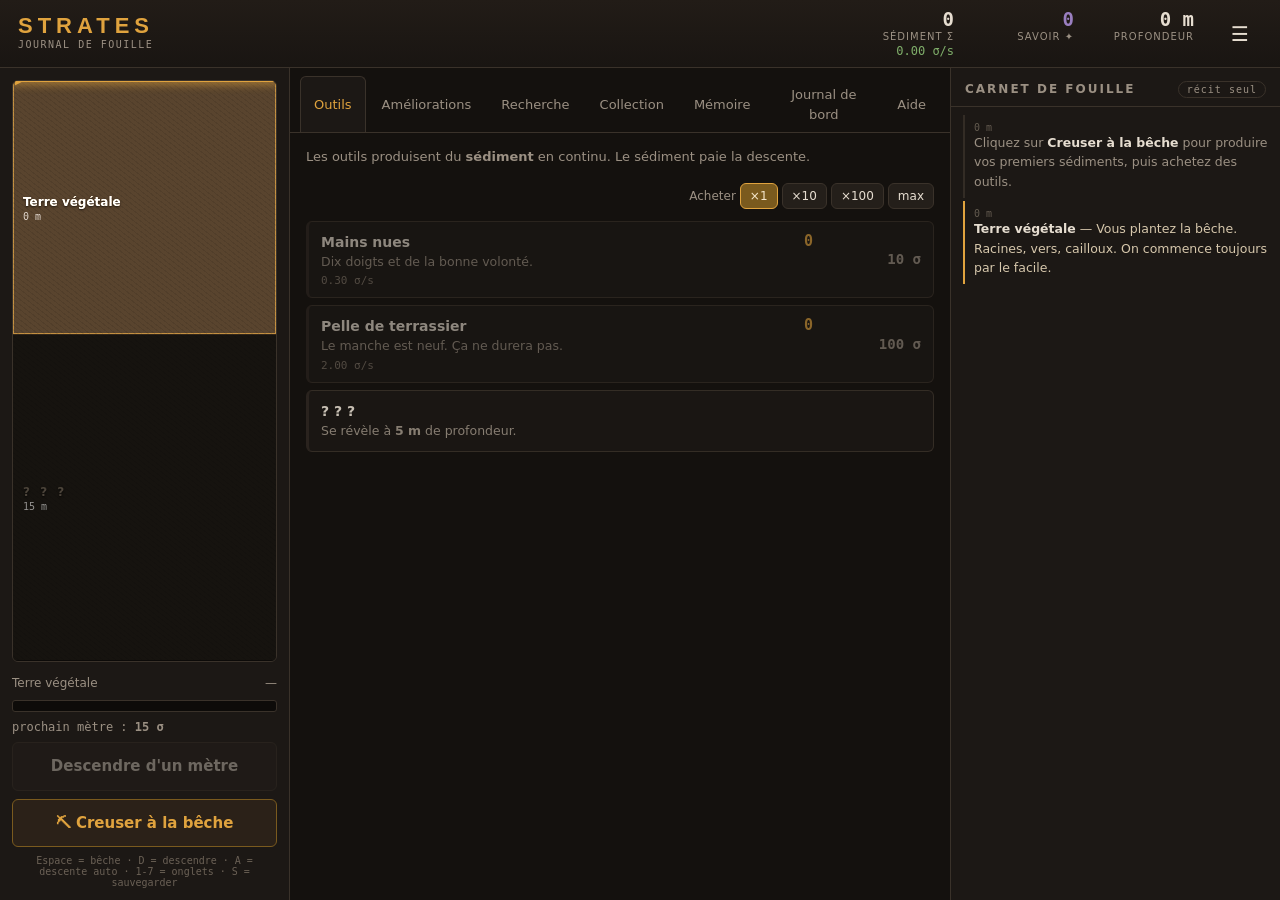
<file: index.html>
<!DOCTYPE html>
<html lang="fr">
<head>
<meta charset="utf-8">
<meta name="viewport" content="width=device-width, initial-scale=1">
<title>STRATES</title>
<!-- Le `?v=` change à chaque version : sans lui, un navigateur qui a déjà
     visité le jeu resservirait ses anciens fichiers depuis son cache et le
     joueur resterait bloqué sur une version périmée sans le savoir. -->
<link rel="stylesheet" href="css/style.css?v=2.1.1">
<link rel="icon" href="data:image/svg+xml,<svg xmlns='http://www.w3.org/2000/svg' viewBox='0 0 32 32'><text y='26' font-size='26'>⛏️</text></svg>">
</head>
<body>

<!-- ======================= BANDEAU ======================= -->
<header id="topbar">
  <div class="brand">STRATES<span class="brand-sub">journal de fouille</span></div>

  <!-- data-tip : infobulles maison. Les quatre ressources sont ce que le
       joueur regarde le plus, et ce qu'il comprend le moins au début. -->
  <div class="resources">
    <div class="res" data-tip="Produit en continu par vos outils. Sert à la fois à acheter des outils et à payer la descente — c'est l'arbitrage central du jeu.">
      <div class="res-val" id="res-sediment">0</div>
      <div class="res-lab">sédiment σ</div>
      <div class="res-rate" id="res-rate">0 σ/s</div>
    </div>
    <div class="res" data-tip="Gagné en exhumant des artefacts. Achète les recherches. Perdu au comblement du puits — mieux vaut le dépenser avant.">
      <div class="res-val" id="res-knowledge">0</div>
      <div class="res-lab">savoir ✦</div>
    </div>
    <div class="res" data-tip="Chaque mètre coûte 7,5 % de plus que le précédent. Descendre révèle de nouvelles strates, de nouveaux outils et de nouveaux artefacts.">
      <div class="res-val" id="res-depth">0 m</div>
      <div class="res-lab">profondeur</div>
    </div>
    <div class="res hidden" id="res-shard-box" data-tip="Gagnés en comblant le puits. Chaque éclat obtenu augmente votre production de 10 % à vie, sans rien acheter. Ils servent EN PLUS à graver la Mémoire.">
      <div class="res-val" id="res-shards">0</div>
      <div class="res-lab">éclats ◈</div>
    </div>
  </div>

  <button id="btn-menu" class="ghost" title="Options" aria-label="Options">☰</button>
</header>

<!-- ======================= CORPS ======================= -->
<main>

  <!-- ---------- COLONNE GAUCHE : LE PUITS ---------- -->
  <aside id="well">
    <div id="well-col"></div>

    <div id="well-ctl">
      <!-- Doctrine engagée pour la fouille en cours -->
      <div id="doctrine-badge" class="hidden"></div>

      <!-- Effets temporaires issus des événements de forage -->
      <div id="buffs"></div>

      <div class="dig-head">
        <span id="dig-strata">Terre végétale</span>
        <span id="dig-eta">—</span>
      </div>
      <div class="dig-bar"><div id="dig-fill"></div></div>
      <div class="dig-sub">prochain mètre : <b id="dig-cost">15 σ</b></div>

      <button id="btn-descend" class="big">Descendre d'un mètre</button>
      <button id="btn-dig" class="big alt">⛏ Creuser à la bêche</button>

      <!-- Apparaît avec la recherche « Descente assistée ». -->
      <div id="auto-ctl" class="hidden">
        <span>Descente auto</span>
        <div class="auto-row">
          <button class="automode" data-m="off"  title="Tout le sédiment reste disponible pour les achats.">arrêt</button>
          <button class="automode on" data-m="safe" title="Ne descend qu'avec 20× le prix du mètre d'avance.">prudent</button>
          <button class="automode" data-m="max"  title="Descend dès que possible. Plus rien à dépenser.">à fond</button>
        </div>
      </div>

      <div class="hint">Espace = bêche · D = descendre · A = descente auto · 1-7 = onglets · S = sauvegarder</div>
    </div>
  </aside>

  <!-- ---------- COLONNE CENTRALE : PANNEAUX ---------- -->
  <section id="panel">
    <nav id="tabs">
      <button class="tab on" data-tab="outils">Outils</button>
      <button class="tab" data-tab="ameliorations">Améliorations <span id="badge-upgrades" class="badge hidden"></span></button>
      <button class="tab" data-tab="recherche">Recherche <span id="badge-research" class="badge hidden"></span></button>
      <button class="tab" data-tab="collection">Collection</button>
      <button class="tab" data-tab="memoire">Mémoire <span id="badge-memoire" class="badge hidden"></span></button>
      <button class="tab" data-tab="stats">Journal de bord</button>
      <button class="tab" data-tab="aide">Aide <span id="badge-aide" class="badge hidden"></span></button>
    </nav>

    <!-- OUTILS -->
    <div class="tabpane" id="pane-outils">
      <div class="pane-head">
        <p>Les outils produisent du <b>sédiment</b> en continu. Le sédiment paie la descente.</p>
        <div class="buymodes">
          <span>Acheter</span>
          <button class="buymode on" data-n="1">×1</button>
          <button class="buymode" data-n="10">×10</button>
          <button class="buymode" data-n="100">×100</button>
          <button class="buymode" data-n="-1">max</button>
        </div>
      </div>
      <div id="list-tools" class="list"></div>
    </div>

    <!-- AMÉLIORATIONS -->
    <div class="tabpane hidden" id="pane-ameliorations">
      <div class="pane-head">
        <p>Achats uniques, payés en sédiment. Elles doublent un outil ou boostent tout le chantier.</p>
        <button id="buy-all-up" class="buyall">Tout acheter</button>
      </div>
      <div id="list-upgrades" class="list"></div>
    </div>

    <!-- RECHERCHE -->
    <div class="tabpane hidden" id="pane-recherche">
      <div class="pane-head">
        <p>Payées en <b>savoir ✦</b>, gagné en exhumant des artefacts. <i>Perdues au comblement du puits.</i></p>
        <button id="buy-all-res" class="buyall">Tout acheter</button>
      </div>
      <div id="list-research" class="list"></div>
    </div>

    <!-- COLLECTION -->
    <div class="tabpane hidden" id="pane-collection">
      <div class="pane-head"><p>Ce que le puits vous a rendu. <b id="coll-count">0 / 0</b> — <i>la collection survit à tout.</i></p></div>
      <div id="list-collection"></div>
    </div>

    <!-- MÉMOIRE -->
    <div class="tabpane hidden" id="pane-memoire">
      <div id="meta-locked" class="pane-head">
        <p class="empty">Le comblement du puits n'est pas encore possible.<br>
        Cherchez le <b>Protocole de comblement</b> dans l'onglet Recherche.</p>
      </div>

      <div id="meta-body" class="hidden">
        <div id="doctrines">
          <h4>Doctrine de la prochaine fouille</h4>
          <p class="dc-intro">Un engagement pour toute la fouille : beaucoup dans un domaine,
            moins dans un autre. Aucune n'est meilleure — elles donnent des parties de formes
            différentes. Mener <b>3 fouilles</b> sous une même doctrine en acquiert la maîtrise,
            un bonus conservé définitivement.</p>
          <div id="doctrine-list"></div>
        </div>

        <div class="prestige-box">
          <div class="pb-grid">
            <div><span id="meta-gain">0</span><small>éclats si vous comblez</small></div>
            <div><span id="meta-have">0</span><small>éclats à dépenser</small></div>
            <div><span id="meta-total">0</span><small>éclats à vie</small></div>
            <div><span id="meta-bonus">+0 %</span><small>bonus permanent</small></div>
            <div><span id="meta-count">0</span><small>comblements</small></div>
          </div>
          <div class="pb-next" id="meta-next"></div>
          <!-- L'information décisive, en clair : ce que le comblement change
               CONCRÈTEMENT pour la production. Sans elle, le joueur juge le
               prestige sur le seul prix des nœuds de l'arbre et conclut, à
               tort, qu'il n'en vaut pas la peine. -->
          <div class="pb-pitch" id="meta-pitch"></div>
          <button id="btn-prestige" class="big danger">Combler le puits</button>
        </div>
        <div id="list-meta" class="list"></div>

        <div id="challenges">
          <h4>Défis de fouille</h4>
          <p class="dc-intro">Une privation sèche, valable pour toute la fouille suivante.
            Atteindre la profondeur demandée sans jamais enfreindre la règle accorde un bonus
            <b>définitif</b>. Cliquez pour armer ou désarmer.</p>
          <div id="challenge-list"></div>
        </div>

        <!-- Seconde couche de prestige : n'apparaît qu'une fois le Cœur touché -->
        <div id="units-box" class="hidden">
          <h4>Les neuf unités</h4>
          <div class="unit-grid">
            <div><span id="unit-num">3</span><small>unité actuelle</small></div>
            <div><span id="unit-frag">0</span><small>fragments ✧</small></div>
            <div><span id="unit-left">0</span><small>unités quittées</small></div>
          </div>
          <div class="unit-trait" id="unit-trait"></div>
          <p class="dc-intro">Partir abandonne la mémoire gravée, les doctrines et les
            recherches, et vous laisse <b>30 % des éclats gagnés à vie</b>. Survivent aussi la Graine, la
            collection, les succès, les maîtrises et les défis relevés.<br>
            Vous gagnez des <b>fragments</b>, dont les bonus dépassent de loin ceux de la
            mémoire — et <b>30 % de la nature</b> de la graine que vous quittez, définitivement.
            Ces natures se cumulent : après plusieurs départs, vous ne fouillez plus une
            planète mais la somme de toutes celles que vous avez traversées.</p>
          <button id="btn-leave" class="big danger">Partir vers une autre unité</button>
          <div id="fragment-list" class="list"></div>
        </div>
      </div>
    </div>

    <!-- JOURNAL DE BORD -->
    <div class="tabpane hidden" id="pane-stats">
      <div class="pane-head"><p>Chiffres du chantier et faits d'armes. <b id="ach-count">0 / 0</b></p></div>
      <table id="stat-table"></table>
      <div id="list-ach" class="ach-grid"></div>
    </div>
    <!-- AIDE -->
    <div class="tabpane hidden" id="pane-aide">
      <div class="pane-head"><p>Les mécaniques que vous avez débloquées, expliquées.
        Cette page se remplit au fur et à mesure — rien n'y est dévoilé d'avance.</p></div>
      <div id="list-help"></div>
    </div>

  </section>

  <!-- ---------- COLONNE DROITE : JOURNAL ---------- -->
  <aside id="journal">
    <h3>Carnet de fouille
      <button id="log-filter" class="log-filter" aria-pressed="false"
              title="Masquer les lignes comptables (doublons, achats, succès) et ne garder que le récit.">récit seul</button>
    </h3>
    <div id="log"></div>
  </aside>

</main>

<!-- ======================= SURCOUCHES ======================= -->
<div id="artefact-flash" class="hidden"></div>
<div id="toasts" role="status" aria-live="polite"></div>

<div class="modal hidden" id="modal-options" role="dialog" aria-modal="true" aria-label="Options">
  <div class="modal-box">
    <h2>Options <span id="opt-version" class="version">v—</span></h2>
    <div class="modal-row">
      <button id="opt-save">Sauvegarder maintenant</button>
      <button id="opt-export">Exporter (copie le code)</button>
      <button id="opt-import">Importer le code ci-dessous</button>
    </div>
    <textarea id="opt-io" rows="4" placeholder="Code de sauvegarde…"></textarea>
    <div class="modal-row opt-sound">
      <label><input type="checkbox" id="opt-sound-on" checked> Sons du chantier</label>
      <input type="range" id="opt-volume" min="0" max="100" value="35">
    </div>
    <p class="small">La partie est stockée dans votre navigateur et sauvegardée automatiquement
      toutes les 20 secondes. Vider les données du site efface la partie — pensez à exporter.</p>
    <div class="modal-row">
      <button id="opt-wipe" class="danger">Effacer la partie</button>
      <button data-close>Fermer</button>
    </div>
  </div>
</div>

<!-- Bilan de fin de fouille : le seul moment où le jeu efface trois heures -->
<div class="modal hidden" id="modal-report" role="dialog" aria-modal="true" aria-labelledby="report-title">
  <div class="modal-box report-box">
    <div class="hint-lab">Fouille close</div>
    <h2 id="report-title">Bilan</h2>
    <div id="report-body"></div>
    <div class="modal-row"><button id="report-ok">Rouvrir un chantier</button></div>
  </div>
</div>

<!-- Aide contextuelle, montrée une seule fois au déblocage d'une mécanique -->
<div class="modal hidden" id="modal-hint" role="dialog" aria-modal="true" aria-labelledby="hint-title">
  <div class="modal-box hint-box">
    <div class="hint-lab">Nouveau dans votre chantier</div>
    <h2 id="hint-title">…</h2>
    <div id="hint-text"></div>
    <div class="modal-row">
      <button id="hint-ok">Compris</button>
      <span class="hint-note">Consultable à tout moment dans l'onglet <b>Aide</b>.</span>
    </div>
  </div>
</div>

<!-- Événement de forage : volontairement SANS bouton de fermeture.
     Le puits pose une question, on y répond. -->
<div class="modal hidden" id="modal-event" role="dialog" aria-modal="true" aria-labelledby="ev-title">
  <div class="modal-box event-box">
    <div class="ev-strata" id="ev-strata"></div>
    <h2 id="ev-title">…</h2>
    <p id="ev-text">…</p>
    <div id="ev-choices"></div>
  </div>
</div>

<div class="modal hidden" id="modal-confirm" role="dialog" aria-modal="true" aria-labelledby="confirm-title">
  <div class="modal-box">
    <h2 id="confirm-title">…</h2>
    <p id="confirm-body">…</p>
    <div class="modal-row">
      <button id="confirm-yes" class="danger">Confirmer</button>
      <button id="confirm-no" data-close>Annuler</button>
    </div>
  </div>
</div>

<!-- Scripts classiques (pas de modules ES) : le jeu doit fonctionner
     en ouvrant simplement le fichier, sans serveur local. L'ordre compte. -->
<script src="js/utils.js?v=2.1.1"></script>
<script src="js/content.js?v=2.1.1"></script>
<script src="js/state.js?v=2.1.1"></script>
<script src="js/audio.js?v=2.1.1"></script>
<script src="js/engine.js?v=2.1.1"></script>
<script src="js/ui.js?v=2.1.1"></script>
<script src="js/main.js?v=2.1.1"></script>
</body>
</html>
</file>
<file: css/style.css>
/* =========================================================================
   style.css — Ambiance : carnet de chantier, terre humide, lampe de mineur.

   Palette pensée pour de longues sessions : fond sombre chaud (pas noir pur,
   moins fatigant), un seul accent vif (ambre) réservé aux actions possibles.
   POURQUOI un seul accent ? Dans un incrémental, l'œil doit repérer en un
   dixième de seconde « qu'est-ce que je peux acheter ». Si tout brille, rien
   ne brille.
   ========================================================================= */

:root {
  --bg:        #14110e;
  --bg-2:      #1c1815;
  --bg-3:      #241f1a;
  --line:      #3a322a;
  --txt:       #e6ddd0;
  --txt-dim:   #9b9083;
  --amber:     #e0a33e;
  --amber-dk:  #7a5a1e;
  --green:     #7fae6a;
  --red:       #c05a4c;
  --violet:    #9a7fc0;
  --radius:    6px;
  --mono:      ui-monospace, 'Cascadia Mono', Consolas, monospace;
}

* { box-sizing: border-box; }

html, body {
  margin: 0; height: 100%;
  background: var(--bg);
  color: var(--txt);
  font: 15px/1.5 'Segoe UI', system-ui, sans-serif;
  overflow: hidden;
}

button {
  font: inherit; color: var(--txt); cursor: pointer;
  background: var(--bg-3); border: 1px solid var(--line);
  border-radius: var(--radius); padding: 7px 12px;
  transition: background .12s, border-color .12s, transform .06s;
}
button:hover:not(:disabled) { background: #2f2822; border-color: #574a3c; }
button:active:not(:disabled) { transform: translateY(1px); }
button:disabled { opacity: .4; cursor: default; }
button.danger { border-color: #6b3129; color: #e0a196; }
button.danger:hover:not(:disabled) { background: #3a201b; }
.ghost { background: none; border-color: transparent; font-size: 20px; }
.hidden { display: none !important; }
.small { font-size: 12px; color: var(--txt-dim); }

/* =========================== BANDEAU =========================== */
#topbar {
  display: flex; align-items: center; gap: 24px;
  padding: 10px 18px;
  background: linear-gradient(180deg, #221c17, #191512);
  border-bottom: 1px solid var(--line);
  height: 68px;
}
.brand { font: 700 22px/1 'Segoe UI', sans-serif; letter-spacing: 5px; color: var(--amber); }
.brand-sub {
  display: block; font: 400 10px/1.6 var(--mono);
  letter-spacing: 1.5px; color: var(--txt-dim); text-transform: uppercase;
}
.resources { display: flex; gap: 28px; margin-left: auto; }
.res { text-align: right; min-width: 92px; }
.res-val { font: 600 19px/1.1 var(--mono); }
.res-lab { font-size: 10px; letter-spacing: 1px; color: var(--txt-dim); text-transform: uppercase; }
.res-rate { font: 12px var(--mono); color: var(--green); }
#res-knowledge { color: var(--violet); }
#res-shards    { color: var(--amber); }

/* =========================== GRILLE =========================== */
main {
  display: grid;
  grid-template-columns: 290px minmax(420px, 1fr) 330px;
  grid-template-rows: minmax(0, 1fr);   /* ligne unique, autorisée à rétrécir */
  height: calc(100% - 68px);
}

/* PIÈGE CLASSIQUE FLEX/GRID, à connaître :
   un enfant de grid (ou de flex) a `min-height: auto` par défaut — il refuse
   donc de devenir plus petit que son contenu. La longue liste d'outils
   étirait toute la rangée à 4600 px, et la colonne du puits avec.
   `min-height: 0` lève ce verrou et laisse les zones internes défiler. */
main > * { min-height: 0; }

/* =========================== LE PUITS =========================== */
#well {
  display: flex; flex-direction: column;
  border-right: 1px solid var(--line);
  background: var(--bg-2);
}
#well-col {
  position: relative; flex: 1; min-height: 0;
  display: flex; flex-direction: column;
  margin: 12px 12px 0; border: 1px solid var(--line); border-radius: var(--radius);
  overflow: hidden;
}
.strat {
  position: relative; flex-basis: 0; min-height: 26px;
  padding: 4px 10px;
  background: color-mix(in srgb, var(--c) 55%, #100d0a);
  border-bottom: 1px solid rgba(0,0,0,.45);
  display: flex; flex-direction: column; justify-content: center;
  transition: filter .3s;
}
/* Un léger grain diagonal : les aplats purs font « écran », pas « roche ». */
.strat::after {
  content: ''; position: absolute; inset: 0; opacity: .16; pointer-events: none;
  background: repeating-linear-gradient(38deg, transparent 0 3px, rgba(0,0,0,.55) 3px 4px);
}
.strat.active { filter: brightness(1.35); box-shadow: inset 0 0 0 1px rgba(224,163,62,.5); }
.strat.unknown { background: #16130f; filter: none; }
.strat.unknown .strat-name { color: #4c443a; letter-spacing: 3px; }
.strat-name  { font-size: 12px; font-weight: 600; text-shadow: 0 1px 2px rgba(0,0,0,.7); }
.strat-depth { font: 10px var(--mono); color: rgba(255,255,255,.55); }

.well-cursor { position: absolute; left: 0; right: 0; height: 0; pointer-events: none; transition: top .25s ease-out; }
.well-cursor span {
  position: absolute; left: -1px; right: -1px; top: -1px; height: 2px;
  background: var(--amber); box-shadow: 0 0 8px 2px rgba(224,163,62,.75);
}
.well-cursor::before {
  content: '▶'; position: absolute; left: 2px; top: -8px;
  font-size: 11px; color: var(--amber);
}

#well-ctl { padding: 12px; display: flex; flex-direction: column; gap: 8px; }
.dig-head { display: flex; justify-content: space-between; font-size: 12px; color: var(--txt-dim); }
#dig-eta.ready { color: var(--green); }
.dig-bar { height: 12px; background: #0d0b09; border: 1px solid var(--line); border-radius: 3px; overflow: hidden; }
#dig-fill {
  height: 100%; width: 0%;
  background: linear-gradient(90deg, var(--amber-dk), var(--amber));
  transition: width .12s linear;
}
.dig-sub { font: 12px var(--mono); color: var(--txt-dim); }
.big { padding: 12px; font-size: 15px; font-weight: 600; }
.big.alt { background: #2b2118; border-color: var(--amber-dk); color: var(--amber); }
.big.pulse { animation: pulse 1.1s infinite; border-color: var(--amber); }
@keyframes pulse {
  0%,100% { box-shadow: 0 0 0 0 rgba(224,163,62,.45); }
  50%     { box-shadow: 0 0 0 6px rgba(224,163,62,0); }
}
.hint { font: 10px var(--mono); color: #6b6156; text-align: center; }

#auto-ctl { font-size: 11px; color: var(--txt-dim); text-align: center; }
.auto-row { display: flex; gap: 3px; margin-top: 4px; }
.automode { flex: 1; padding: 4px 0; font-size: 11px; }
.automode.on { background: var(--amber-dk); border-color: var(--amber); color: #f5e6cb; }

/* =========================== PANNEAU CENTRAL =========================== */
#panel { display: flex; flex-direction: column; min-width: 0; }
#tabs { display: flex; gap: 2px; padding: 8px 10px 0; border-bottom: 1px solid var(--line); }
.tab {
  border: 1px solid transparent; border-bottom: none;
  border-radius: var(--radius) var(--radius) 0 0;
  background: none; color: var(--txt-dim); padding: 8px 13px; font-size: 13px;
}
.tab.on { background: var(--bg-2); border-color: var(--line); color: var(--amber); }
.badge {
  display: inline-block; min-width: 17px; padding: 0 4px; margin-left: 4px;
  background: var(--amber); color: #1a1410; border-radius: 9px;
  font: 700 10px/16px var(--mono); text-align: center;
}
.tabpane { flex: 1; min-height: 0; overflow-y: auto; padding: 14px 16px 40px; }
.pane-head { display: flex; align-items: center; gap: 16px; flex-wrap: wrap; margin-bottom: 12px; }
.pane-head p { margin: 0; font-size: 13px; color: var(--txt-dim); }
.buymodes { display: flex; align-items: center; gap: 4px; margin-left: auto; font-size: 12px; color: var(--txt-dim); }
.buymode { padding: 3px 9px; font-size: 12px; }
.buymode.on { background: var(--amber-dk); border-color: var(--amber); color: #f5e6cb; }
.empty { color: var(--txt-dim); font-size: 13px; line-height: 1.7; }

/* --------- Cartes achetables --------- */
.list { display: flex; flex-direction: column; gap: 7px; }
.card {
  display: flex; align-items: stretch; gap: 12px;
  padding: 10px 12px;
  background: var(--bg-2); border: 1px solid var(--line);
  border-left: 3px solid #2e2721;
  border-radius: var(--radius);
  cursor: pointer; user-select: none;
  transition: background .12s, border-color .12s, opacity .2s;
}
.card:hover { background: var(--bg-3); }
.card.afford { border-left-color: var(--amber); }
.card.afford .price { color: var(--amber); }
.card:not(.afford) { opacity: .58; }
.card.locked, .card.done { cursor: default; opacity: .85; }
.card.locked { border-left-color: #2e2721; }
.card.done { border-left-color: var(--green); opacity: .55; }
.card-main { flex: 1; min-width: 0; }
.card-title { font-weight: 600; font-size: 14px; }
.card-desc { font-size: 12.5px; color: var(--txt-dim); }
.card-sub  { font: 11px var(--mono); color: #7d7367; margin-top: 3px; }
.card-buy  { display: flex; flex-direction: column; align-items: flex-end; justify-content: center; min-width: 96px; }
.price { font: 600 14px var(--mono); color: var(--txt-dim); white-space: nowrap; }
.qty   { font: 11px var(--mono); color: #7d7367; }
.owned { float: right; font: 700 15px var(--mono); color: var(--amber); }
.chk   { color: var(--green); }
.popped { animation: popped .28s ease-out; }
@keyframes popped {
  0%   { background: rgba(224,163,62,.35); }
  100% { background: var(--bg-2); }
}

/* --------- Collection --------- */
.coll-group { margin-bottom: 20px; }
.coll-group h4 {
  margin: 0 0 8px; padding-left: 9px; font-size: 13px; letter-spacing: .5px;
  border-left: 4px solid var(--c);
}
.coll-group h4 span { float: right; font: 11px var(--mono); color: var(--txt-dim); }
.coll-grid { display: grid; grid-template-columns: repeat(auto-fill, minmax(215px, 1fr)); gap: 8px; }
.coll-item {
  padding: 9px 11px; background: var(--bg-2);
  border: 1px solid var(--line); border-radius: var(--radius);
}
.coll-item.unknown { background: #17140f; border-style: dashed; opacity: .5; }
.ci-name  { font-weight: 600; font-size: 13px; }
.ci-name em { font: 11px var(--mono); color: var(--amber); font-style: normal; }
.ci-text  { font-size: 12px; color: var(--txt-dim); margin: 4px 0; font-style: italic; line-height: 1.45; }
.ci-bonus { font: 11px var(--mono); color: var(--green); }

/* --------- Prestige --------- */
.prestige-box {
  padding: 14px; margin-bottom: 16px;
  background: linear-gradient(180deg, #241b26, #1a1518);
  border: 1px solid #4a3a52; border-radius: var(--radius);
}
.pb-grid { display: grid; grid-template-columns: repeat(auto-fit, minmax(96px, 1fr)); gap: 10px; text-align: center; }
.pb-grid div span { display: block; font: 700 20px var(--mono); color: var(--amber); }
.pb-grid div small { font-size: 10.5px; color: var(--txt-dim); text-transform: uppercase; letter-spacing: .5px; }
.pb-next { text-align: center; font: 11px var(--mono); color: var(--txt-dim); margin: 10px 0 8px; }
.pb-pitch {
  margin: 0 0 12px; padding: 10px 12px;
  background: rgba(224,163,62,.08); border: 1px solid var(--amber-dk);
  border-radius: var(--radius); font-size: 13px; line-height: 1.6;
}
.pb-gain { color: var(--green); font-weight: 600; }

/* ---------- Aide ---------- */
.hint-box { width: min(600px, 94vw); border-top: 3px solid var(--amber); }
.hint-box.final {
  border-top-color: var(--red);
  background: linear-gradient(180deg, #241417, var(--bg-2) 55%);
  box-shadow: 0 0 60px rgba(139,47,63,.35), 0 20px 60px rgba(0,0,0,.7);
}
.hint-box.final .hint-lab { color: #d4726a; }
.hint-box.final h2 { color: #e08c84; }
.hint-lab { font: 10px var(--mono); letter-spacing: 2px; text-transform: uppercase; color: var(--amber); }
.hint-box h2 { margin: 3px 0 10px; }
#hint-text { font-size: 14px; line-height: 1.7; color: #d5cabb; }
#hint-text b { color: var(--txt); }
#hint-text u { text-decoration-color: var(--amber); text-underline-offset: 3px; }
.hint-note { font-size: 11.5px; color: var(--txt-dim); align-self: center; }
.help-item {
  padding: 12px 14px; margin-bottom: 8px;
  background: var(--bg-2); border: 1px solid var(--line);
  border-left: 3px solid var(--amber-dk); border-radius: var(--radius);
}
.help-item h4 { margin: 0 0 6px; font-size: 14px; color: var(--amber); }
.help-text { font-size: 13px; line-height: 1.65; color: var(--txt-dim); }
.help-text b { color: var(--txt); }
.prestige-box .big { width: 100%; }

/* --------- Doctrines --------- */
#doctrines { margin-bottom: 18px; }
#doctrines h4 { margin: 0 0 6px; font-size: 13px; letter-spacing: .5px; color: var(--amber); }
.dc-intro { margin: 0 0 10px; font-size: 12.5px; line-height: 1.6; color: var(--txt-dim); }
#doctrine-list { display: grid; grid-template-columns: repeat(auto-fit, minmax(230px, 1fr)); gap: 8px; }
.doctrine {
  padding: 10px 12px; cursor: pointer; user-select: none;
  background: var(--bg-2); border: 1px solid var(--line);
  border-top: 3px solid color-mix(in srgb, var(--c) 45%, var(--line));
  border-radius: var(--radius);
  transition: background .12s, border-color .12s;
}
.doctrine:hover { background: var(--bg-3); }
.doctrine.chosen { border-top-color: var(--c); box-shadow: inset 0 0 0 1px color-mix(in srgb, var(--c) 45%, transparent); }
.doctrine.active { background: color-mix(in srgb, var(--c) 9%, var(--bg-2)); }
.dc-head { display: flex; align-items: center; gap: 6px; }
.dc-name { font-weight: 600; font-size: 14px; color: var(--c); }
.dc-tag {
  font: 9px var(--mono); letter-spacing: 1px; text-transform: uppercase;
  padding: 2px 6px; border-radius: 9px; background: var(--c); color: #14110e; font-weight: 700;
}
.dc-tag.next { background: none; border: 1px solid var(--c); color: var(--c); }
.dc-motto { font-size: 12px; font-style: italic; color: var(--txt-dim); margin: 2px 0 5px; }
.dc-desc { font-size: 12.5px; line-height: 1.5; }
.dc-mastery {
  margin-top: 7px; padding-top: 6px; border-top: 1px solid #2e2721;
  font-size: 11px; line-height: 1.5; color: var(--txt-dim);
}
.dc-mastery.got { color: var(--green); }
.dc-mastery em { color: var(--txt); font-style: normal; font-weight: 600; }
.pip {
  display: inline-block; width: 7px; height: 7px; margin-right: 3px;
  border: 1px solid #4e4438; border-radius: 50%; vertical-align: middle;
}
.pip.on { background: var(--c); border-color: var(--c); }

#doctrine-badge {
  display: flex; align-items: baseline; gap: 6px;
  padding: 4px 8px; border-radius: 3px; font-size: 12px;
  background: color-mix(in srgb, var(--c) 16%, var(--bg-3));
  border: 1px solid color-mix(in srgb, var(--c) 45%, var(--line));
}
.db-lab { font: 9px var(--mono); letter-spacing: 1.5px; text-transform: uppercase; color: var(--txt-dim); }
.db-name { font-weight: 600; color: var(--c); }

/* --------- Synergies, défis, unités, bilan --------- */
.syn { color: var(--green); }

#challenges, #units-box { margin-top: 20px; }
#challenges h4, #units-box h4 { margin: 0 0 6px; font-size: 13px; color: var(--amber); }
#challenge-list { display: grid; grid-template-columns: repeat(auto-fit, minmax(240px, 1fr)); gap: 8px; }
.chal {
  padding: 10px 12px; cursor: pointer; user-select: none;
  background: var(--bg-2); border: 1px solid var(--line);
  border-left: 3px solid #6b3129; border-radius: var(--radius);
}
.chal:hover { background: var(--bg-3); }
.chal.armed  { border-left-color: var(--red); box-shadow: inset 0 0 0 1px rgba(192,90,76,.35); }
.chal.active { background: rgba(192,90,76,.10); }
.chal.done   { border-left-color: var(--green); opacity: .7; cursor: default; }
.chal-name { font-weight: 600; font-size: 14px; }
.chal-depth { margin-left: auto; font: 11px var(--mono); color: var(--txt-dim); }
.chal-flavor { font-size: 12px; font-style: italic; color: #9c8f80; margin: 4px 0; line-height: 1.5; }
.chal-rule { font-size: 12.5px; color: var(--txt-dim); margin: 4px 0; line-height: 1.5; }
.chal-reward { font: 11.5px var(--mono); color: var(--amber); }
.chal.done .chal-reward { color: var(--green); }

#units-box {
  padding: 14px; border: 1px solid #4a3a52; border-radius: var(--radius);
  background: linear-gradient(180deg, #1d2026, #171518);
}
.unit-grid { display: grid; grid-template-columns: repeat(3, 1fr); gap: 10px; text-align: center; }
.unit-grid div span { display: block; font: 700 20px var(--mono); color: #8fb8c9; }
.unit-grid div small { font-size: 10.5px; color: var(--txt-dim); text-transform: uppercase; }
.unit-trait { text-align: center; font-size: 13px; margin: 10px 0; color: #cfe0e8; }
.unit-inherit {
  margin-top: 8px; padding: 8px 10px; border-radius: var(--radius);
  background: rgba(143,184,201,.08); border: 1px solid #3d5560;
  font-size: 12px; line-height: 1.55; color: #a9c3ce;
}
.buyall { margin-left: auto; padding: 5px 12px; font-size: 12px; }
#units-box .big { width: 100%; margin-bottom: 12px; }
.card.frag { border-left-color: #5a7f92; }
.card.frag.afford { border-left-color: #8fb8c9; }
.card.frag.afford .price { color: #8fb8c9; }

.report-box { width: min(520px, 94vw); border-top: 3px solid var(--amber); }
.report-table { width: 100%; border-collapse: collapse; font-size: 13.5px; margin-top: 4px; }
.report-table td { padding: 6px 4px; border-bottom: 1px solid #241f1a; }
.report-table td:first-child { color: var(--txt-dim); }
.report-table td:last-child { text-align: right; font-family: var(--mono); }
.report-gain {
  margin-top: 14px; padding: 10px; text-align: center;
  background: rgba(224,163,62,.10); border: 1px solid var(--amber-dk);
  border-radius: var(--radius); font: 600 15px var(--mono); color: var(--amber);
}
.opt-sound { align-items: center; gap: 14px; }
.opt-sound label { font-size: 13px; display: flex; align-items: center; gap: 6px; }
.opt-sound input[type=range] { flex: 1; accent-color: var(--amber); }
.le-defi { border-left-color: var(--green); color: #c4dab8; }
.le-unit { border-left-color: #8fb8c9; color: #cfe0e8; background: rgba(143,184,201,.10); }

/* --------- Stats & succès --------- */
#stat-table { width: 100%; border-collapse: collapse; margin-bottom: 20px; font-size: 13px; }
#stat-table td { padding: 5px 8px; border-bottom: 1px solid #241f1a; }
#stat-table td:first-child { color: var(--txt-dim); }
#stat-table td:last-child { text-align: right; font-family: var(--mono); }
#stat-table tr.sep td { border: none; height: 10px; }
.ach-grid { display: grid; grid-template-columns: repeat(auto-fill, minmax(180px, 1fr)); gap: 7px; }
.ach {
  padding: 8px 10px; border: 1px solid var(--line); border-radius: var(--radius);
  background: #17140f; opacity: .45;
}
.ach.got { opacity: 1; background: var(--bg-2); border-color: var(--amber-dk); }
.ach-name { font-weight: 600; font-size: 13px; }
.ach.got .ach-name { color: var(--amber); }
.ach-desc { font-size: 11.5px; color: var(--txt-dim); }

/* =========================== JOURNAL =========================== */
#journal {
  border-left: 1px solid var(--line); background: var(--bg-2);
  display: flex; flex-direction: column; min-width: 0;
}
#journal h3 {
  margin: 0; padding: 12px 14px 8px; font-size: 12px;
  letter-spacing: 2px; text-transform: uppercase; color: var(--txt-dim);
  border-bottom: 1px solid var(--line);
}
#journal h3 { display: flex; align-items: center; justify-content: space-between; gap: 8px; }
/* Filtre « récit seul » : masque la comptabilité (doublons, achats, succès)
   pour ne laisser que ce que le puits raconte. */
.log-filter {
  font: 10px var(--mono); letter-spacing: 1px; text-transform: none;
  padding: 2px 8px; border: 1px solid var(--line); border-radius: 10px;
  background: transparent; color: var(--txt-dim); cursor: pointer;
}
.log-filter[aria-pressed="true"] { color: var(--amber); border-color: var(--amber); }
#log.story .le-dup, #log.story .le-up, #log.story .le-res, #log.story .le-ach { display: none; }
#log { flex: 1; min-height: 0; overflow-y: auto; padding: 8px 12px 30px; }
.le {
  padding: 7px 0 7px 9px; border-left: 2px solid #332c25;
  font-size: 12.5px; line-height: 1.55; color: var(--txt-dim);
  margin-bottom: 3px;
  animation: slidein .3s ease-out;
}
@keyframes slidein { from { opacity: 0; transform: translateX(8px); } }
.le.no-anim { animation: none; }   /* historique déjà connu : pas d'animation */
.le-d { display: block; font: 10px var(--mono); color: #635a4f; }
.le b { color: var(--txt); }
.le-strata   { border-left-color: var(--amber); color: #d6c7ac; }
.le-find     { border-left-color: var(--violet); color: #cbbcda; }
.le-res      { border-left-color: var(--green); }
.le-ach      { border-left-color: var(--amber); }
.le-prestige { border-left-color: #b06fd0; color: #e0c8ee; }
.le-dup      { opacity: .55; }
.le-up       { border-left-color: #4d7fa8; }
.le-event    { border-left-color: #c98a3a; color: #d9c5a6; }
.le-doctrine { border-left-color: #4d9a8a; color: #bcd9d0; }
.le-coeur    { border-left-color: var(--red); color: #e8c4be; background: rgba(139,47,63,.12); }

/* =========================== SURCOUCHES =========================== */
/* Placé en bas et non en haut : en haut il recouvrait la barre d'onglets,
   c'est-à-dire précisément ce sur quoi le joueur veut cliquer. */
/* Assez haut pour passer au-dessus d'une pile de trois toasts, qui sinon
   recouvraient la carte de découverte au moment précis où on veut la lire. */
#artefact-flash {
  position: fixed; left: 50%; bottom: 185px; transform: translateX(-50%);
  z-index: 60; cursor: pointer;
}
.af-card {
  width: 340px; padding: 14px 18px;
  background: linear-gradient(180deg, color-mix(in srgb, var(--c) 40%, #17130f), #17130f);
  border: 1px solid color-mix(in srgb, var(--c) 70%, #000);
  border-radius: var(--radius); box-shadow: 0 10px 34px rgba(0,0,0,.65);
  animation: drop .45s cubic-bezier(.2,1.4,.4,1);
}
@keyframes drop { from { opacity: 0; transform: translateY(-24px) scale(.94); } }
.af-label { font: 10px var(--mono); letter-spacing: 2px; text-transform: uppercase; color: var(--amber); }
.af-name  { font-size: 18px; font-weight: 700; margin: 3px 0 6px; }
.af-text  { font-size: 13px; font-style: italic; color: #cabfae; line-height: 1.5; }

#toasts { position: fixed; left: 50%; bottom: 22px; transform: translateX(-50%); z-index: 70; display: flex; flex-direction: column; gap: 6px; align-items: center; }
.toast {
  padding: 8px 16px; background: #2b241d; border: 1px solid var(--line);
  border-radius: 20px; font-size: 13px; box-shadow: 0 6px 20px rgba(0,0,0,.5);
  animation: drop .25s ease-out; transition: opacity .4s, transform .4s;
}
.toast.out { opacity: 0; transform: translateY(10px); }

.floatnum {
  position: fixed; z-index: 80; pointer-events: none;
  font: 700 15px var(--mono); color: var(--amber); text-shadow: 0 2px 6px #000;
  animation: floatup .9s ease-out forwards;
}
@keyframes floatup {
  from { opacity: 1; transform: translate(-50%, 0); }
  to   { opacity: 0; transform: translate(-50%, -48px); }
}

.modal {
  position: fixed; inset: 0; z-index: 90;
  background: rgba(8,6,5,.78);
  display: flex; align-items: center; justify-content: center;
}
.modal-box {
  width: min(520px, 92vw); padding: 22px;
  background: var(--bg-2); border: 1px solid var(--line); border-radius: 10px;
  box-shadow: 0 20px 60px rgba(0,0,0,.7);
}
.modal-box h2 { margin: 0 0 10px; font-size: 19px; color: var(--amber); }
.version { float: right; font: 11px var(--mono); color: var(--txt-dim); padding-top: 6px; }
.modal-box p { font-size: 13.5px; line-height: 1.6; color: var(--txt-dim); }
.modal-row { display: flex; gap: 8px; flex-wrap: wrap; margin-top: 14px; }
/* ---------- Événement de forage ---------- */
.event-box {
  width: min(560px, 94vw);
  border-color: color-mix(in srgb, var(--c) 60%, var(--line));
  border-top: 3px solid var(--c);
  animation: drop .35s cubic-bezier(.2,1.3,.4,1);
}
.ev-strata {
  font: 10px var(--mono); letter-spacing: 2px; text-transform: uppercase;
  color: var(--txt-dim); margin-bottom: 2px;
}
.event-box h2 { margin: 0 0 8px; }
.event-box p { font-size: 14px; line-height: 1.65; color: #cabfae; font-style: italic; }
#ev-choices { display: flex; flex-direction: column; gap: 8px; margin-top: 16px; }
.ev-choice {
  display: block; width: 100%; text-align: left; padding: 11px 14px;
  background: var(--bg-3); border: 1px solid var(--line); border-left: 3px solid var(--amber-dk);
}
.ev-choice:hover { border-left-color: var(--amber); }
.ev-choice.risky { border-left-color: #8a4438; }
.ev-choice.risky:hover { border-left-color: var(--red); }
.evc-label { display: block; font-weight: 600; font-size: 14px; }
.evc-hint  { display: block; font-size: 12px; color: var(--txt-dim); margin-top: 2px; font-style: italic; }
/* Les conséquences chiffrées : en monospace, pour se lire comme des données
   et non comme du récit — c'est sur cette ligne que le joueur décide. */
.evc-fx {
  display: block; margin-top: 6px; padding-top: 6px;
  border-top: 1px solid #342c24;
  font: 11.5px/1.6 var(--mono); color: var(--amber);
}
.evc-fx em { color: var(--txt-dim); font-style: normal; }
.evc-fx b  { color: #f0c87a; }
.evc-odds {
  display: inline-block; min-width: 34px; margin-right: 4px;
  font-weight: 700;
}
.evc-odds.ok { color: var(--green); }
.evc-odds.ko { color: var(--red); }

/* ---------- Bandeau des effets temporaires ---------- */
#buffs { display: flex; flex-direction: column; gap: 3px; }
.buff {
  display: flex; justify-content: space-between; align-items: center;
  padding: 3px 8px; border-radius: 3px; font-size: 11.5px;
  background: #23301f; border: 1px solid #3d5535; color: #b9d3ac;
}
.buff.bad { background: #2f201d; border-color: #55352f; color: #d9b0a5; }
.buff.pending { background: #241f1a; border-color: #3a322a; color: #8d8377; font-style: italic; }
.bf-name { font-weight: 600; }
.bf-time { font: 11px var(--mono); opacity: .75; }

#opt-io {
  width: 100%; margin-top: 12px; padding: 8px; resize: vertical;
  font: 11px var(--mono); color: var(--txt);
  background: #100d0a; border: 1px solid var(--line); border-radius: var(--radius);
}

/* =========================== INFOBULLES ===========================
   `title` natif met deux secondes à apparaître et ne se met pas en forme.
   Un pseudo-élément suffit et reste lisible. */
[data-tip] { position: relative; }
[data-tip]::after {
  content: attr(data-tip);
  /* z-index sous les fenêtres modales (90) : une infobulle ne doit jamais
     passer par-dessus une question à laquelle le joueur doit répondre. */
  position: absolute; top: calc(100% + 8px); right: 0; z-index: 85;
  width: 250px; padding: 9px 11px;
  background: #2b241d; border: 1px solid var(--line); border-radius: var(--radius);
  box-shadow: 0 8px 24px rgba(0,0,0,.6);
  font: 12px/1.55 'Segoe UI', system-ui, sans-serif; text-align: left;
  color: var(--txt-dim); white-space: normal;
  opacity: 0; visibility: hidden; transform: translateY(-4px);
  transition: opacity .15s, transform .15s, visibility .15s;
  pointer-events: none;
}
[data-tip]:hover::after { opacity: 1; visibility: visible; transform: translateY(0); }

/* =========================== MOUVEMENT RÉDUIT ===========================
   Certaines personnes règlent leur système sur « animations réduites » —
   troubles vestibulaires, migraines, ou simple préférence. Un idle affiche
   des animations en permanence : il faut savoir se taire quand on le demande.
   (Accessoirement, c'est ce qui rend le jeu capturable en test automatisé.) */
@media (prefers-reduced-motion: reduce) {
  *, *::before, *::after {
    animation-duration: .001s !important;
    animation-iteration-count: 1 !important;
    transition-duration: .001s !important;
  }
}

/* Même effet, mais forcé par l'URL (?still=1). Les captures de test sont
   prises dès le chargement, c'est-à-dire pile pendant les animations
   d'entrée — les fenêtres apparaissaient donc vides sur les images. */
html.no-motion *, html.no-motion *::before, html.no-motion *::after {
  animation: none !important;
  transition: none !important;
}

/* =========================== BARRES DE DÉFILEMENT =========================== */
::-webkit-scrollbar { width: 9px; }
::-webkit-scrollbar-track { background: #100d0a; }
::-webkit-scrollbar-thumb { background: #3a322a; border-radius: 5px; }
::-webkit-scrollbar-thumb:hover { background: #4e4438; }

/* =========================== ÉCRANS ÉTROITS =========================== */
@media (max-width: 1100px) {
  main { grid-template-columns: 250px 1fr; }
  #journal { display: none; }
}
@media (max-width: 820px) {
  html, body { overflow: auto; }
  main { grid-template-columns: 1fr; height: auto; }
  #well { border-right: none; border-bottom: 1px solid var(--line); }
  #well-col { min-height: 220px; }
  .resources { gap: 14px; }
  .res { min-width: 68px; }
}
</file>
